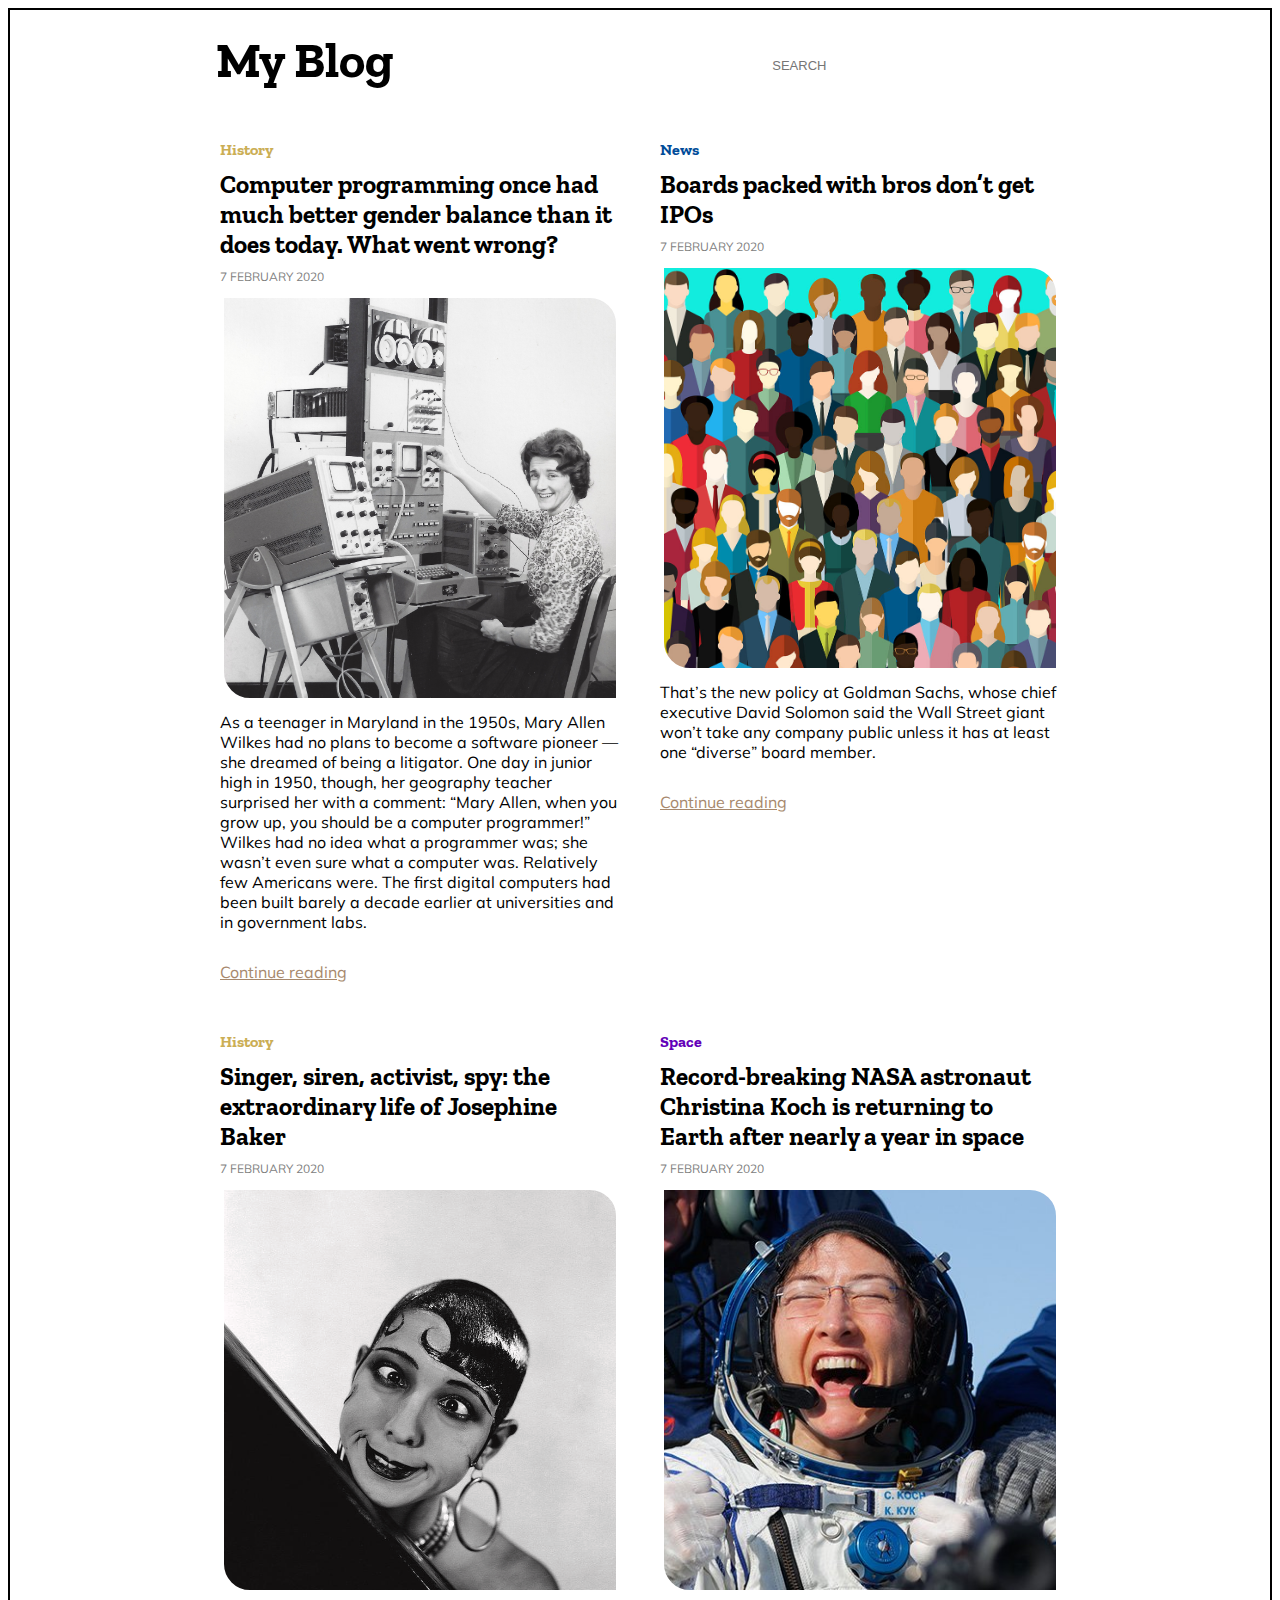
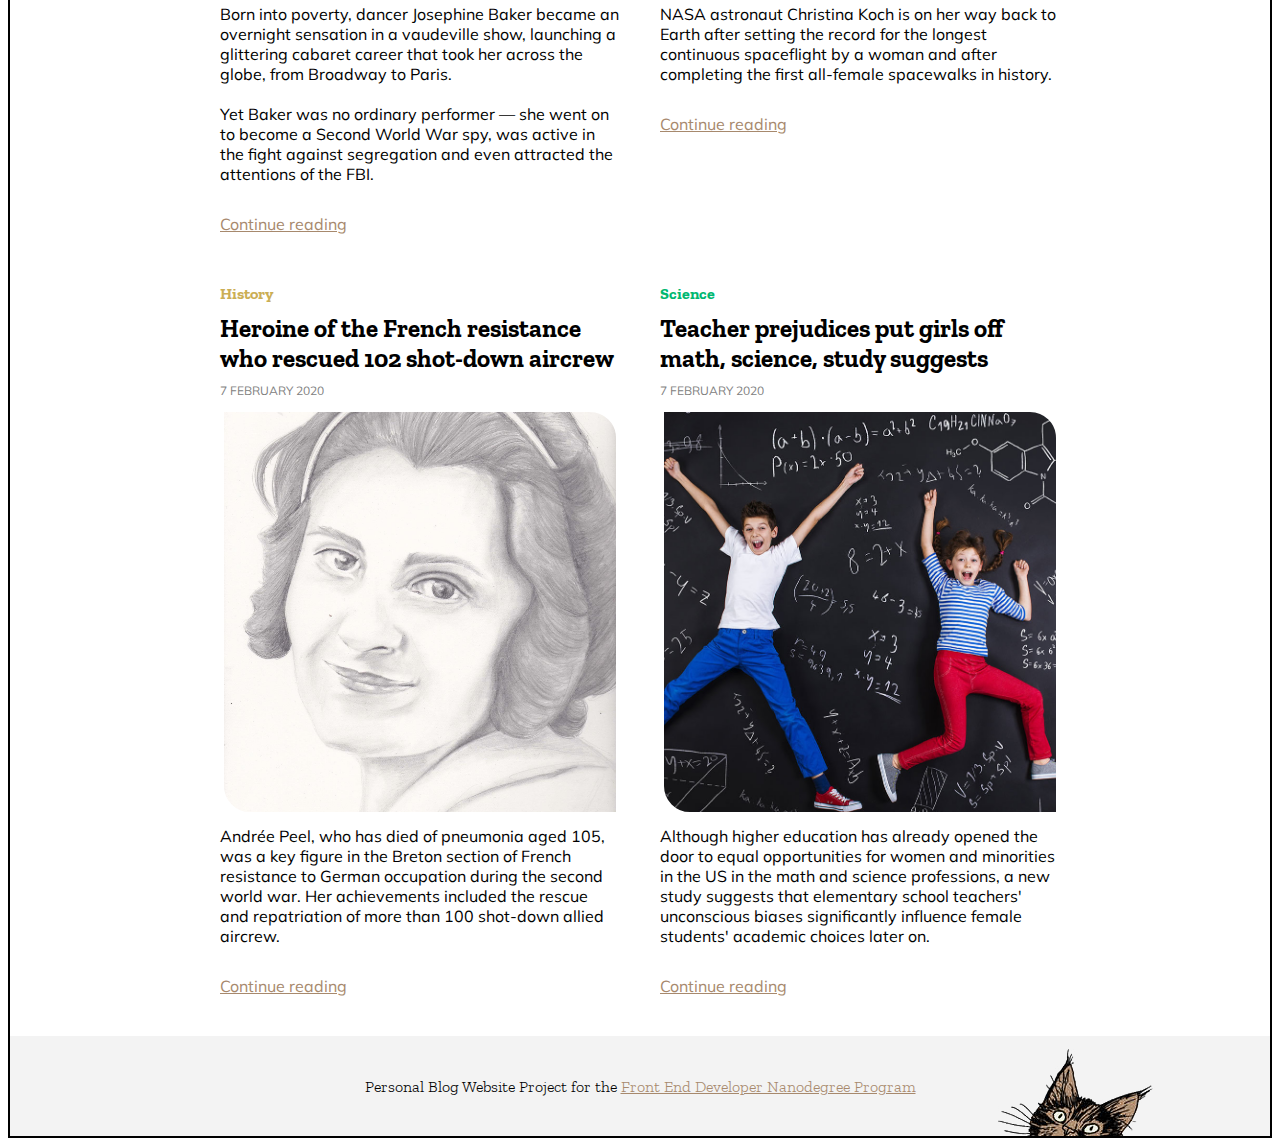
<file: index.html>
<!doctype html>
<html>
<head>
  <title>My Blog</title>
  <link rel="stylesheet" type="text/css" href="css/style.css">
</head>
<body>
  <div class="grid">
    <header>
      <div id="title">
        My Blog
      </div>
      <div id="search">
        <form onsubmit="event.preventDefault();" class="search-form">
          <label for="search" class="screen-reader-text"></label>
          <input id="search" type="search" class="search-input" placeholder="SEARCH">
          <button class="search-button">
            Search
          </button>
        </form>
      </div>
    </header>
    <div class="blog-content">
      <div class="card">
        <div class="category category-science">
          Science
        </div>
        <div class="post-title">
          Teacher prejudices put girls off math, science, study suggests
        </div>
        <div class="date">
          7 February 2020
        </div>
        <div class="post-image-1 post-image">
        </div>
        <div class="text">
          Although higher education has already opened the door to equal
          opportunities for women and minorities in the US in the math and science
          professions, a new study suggests that elementary school teachers'
          unconscious biases significantly influence female students' academic
          choices later on.
        </div>
        <div class="read-more">
          <a href="a-blog-post.html">Continue reading</a>
        </div>
      </div>
      <div class="card">
        <div class="category category-history">
          History
        </div>
        <div class="post-title">
          Heroine of the French resistance who rescued 102 shot-down aircrew
        </div>
        <div class="date">
          7 February 2020
        </div>
        <div class="post-image-2 post-image">
        </div>
        <div class="text">
          Andrée Peel, who has died of pneumonia aged 105, was a key figure in the
          Breton section of French resistance to German occupation during the second
          world war. Her achievements included the rescue and repatriation of more
          than 100 shot-down allied aircrew.
        </div>
        <div class="read-more">
          <a href="#">Continue reading</a>
        </div>
      </div>
      <div class="card">
        <div class="category category-space">
          Space
        </div>
        <div class="post-title">
          Record-breaking NASA astronaut Christina Koch is returning to Earth
          after nearly a year in space
        </div>
        <div class="date">
          7 February 2020
        </div>
        <div class="post-image-3 post-image">
        </div>
        <div class="text">
          NASA astronaut Christina Koch is on her way back to Earth after setting
          the record for the longest continuous spaceflight by a woman and after
          completing the first all-female spacewalks in history.
        </div>
        <div class="read-more">
          <a href="#">Continue reading</a>
        </div>
      </div>
      <div class="card">
        <div class="category category-history">
          History
        </div>
        <div class="post-title">
          Singer, siren, activist, spy: the extraordinary life of Josephine Baker
        </div>
        <div class="date">
          7 February 2020
        </div>
        <div class="post-image-4 post-image">
        </div>
        <div class="text">
          Born into poverty, dancer Josephine Baker became an overnight sensation
          in a vaudeville show, launching a glittering cabaret career that took her
          across the globe, from Broadway to Paris.<br><br>
          Yet Baker was no ordinary performer — she went on to become a Second World War
          spy, was active in the fight against segregation and even attracted the
          attentions of the FBI.
        </div>
        <div class="read-more">
          <a href="#">Continue reading</a>
        </div>
      </div>
      <div class="card">
        <div class="category category-news">
          News
        </div>
        <div class="post-title">
          Boards packed with bros don’t get IPOs
        </div>
        <div class="date">
          7 February 2020
        </div>
        <div class="post-image-5 post-image">
        </div>
        <div class="text">
          That’s the new policy at Goldman Sachs, whose chief executive David Solomon
          said the Wall Street giant won’t take any company public unless it has at
          least one “diverse” board member.
        </div>
        <div class="read-more">
          <a href="#">Continue reading</a>
        </div>
      </div>
      <div class="card">
        <div class="category category-history">
          History
        </div>
        <div class="post-title">
          Computer programming once had much better gender balance than it does
          today. What went wrong?
        </div>
        <div class="date">
          7 February 2020
        </div>
        <div class="post-image-6 post-image">
        </div>
        <div class="text">
          As a teenager in Maryland in the 1950s, Mary Allen Wilkes had no plans
          to become a software pioneer — she dreamed of being a litigator.
          One day in junior high in 1950, though, her geography teacher surprised
          her with a comment: “Mary Allen, when you grow up, you should be a
          computer programmer!” Wilkes had no idea what a programmer was; she
          wasn’t even sure what a computer was. Relatively few Americans were.
          The first digital computers had been built barely a decade earlier at
          universities and in government labs.
        </div>
        <div class="read-more">
          <a href="#">Continue reading</a>
        </div>
      </div>
    </div>
    <footer>
      Personal Blog Website Project   
      for the&nbsp;<a href="https://www.udacity.com/nanodegree">Front End Developer Nanodegree Program</a>
    </footer>
  </div>
</body>
</html>
</file>
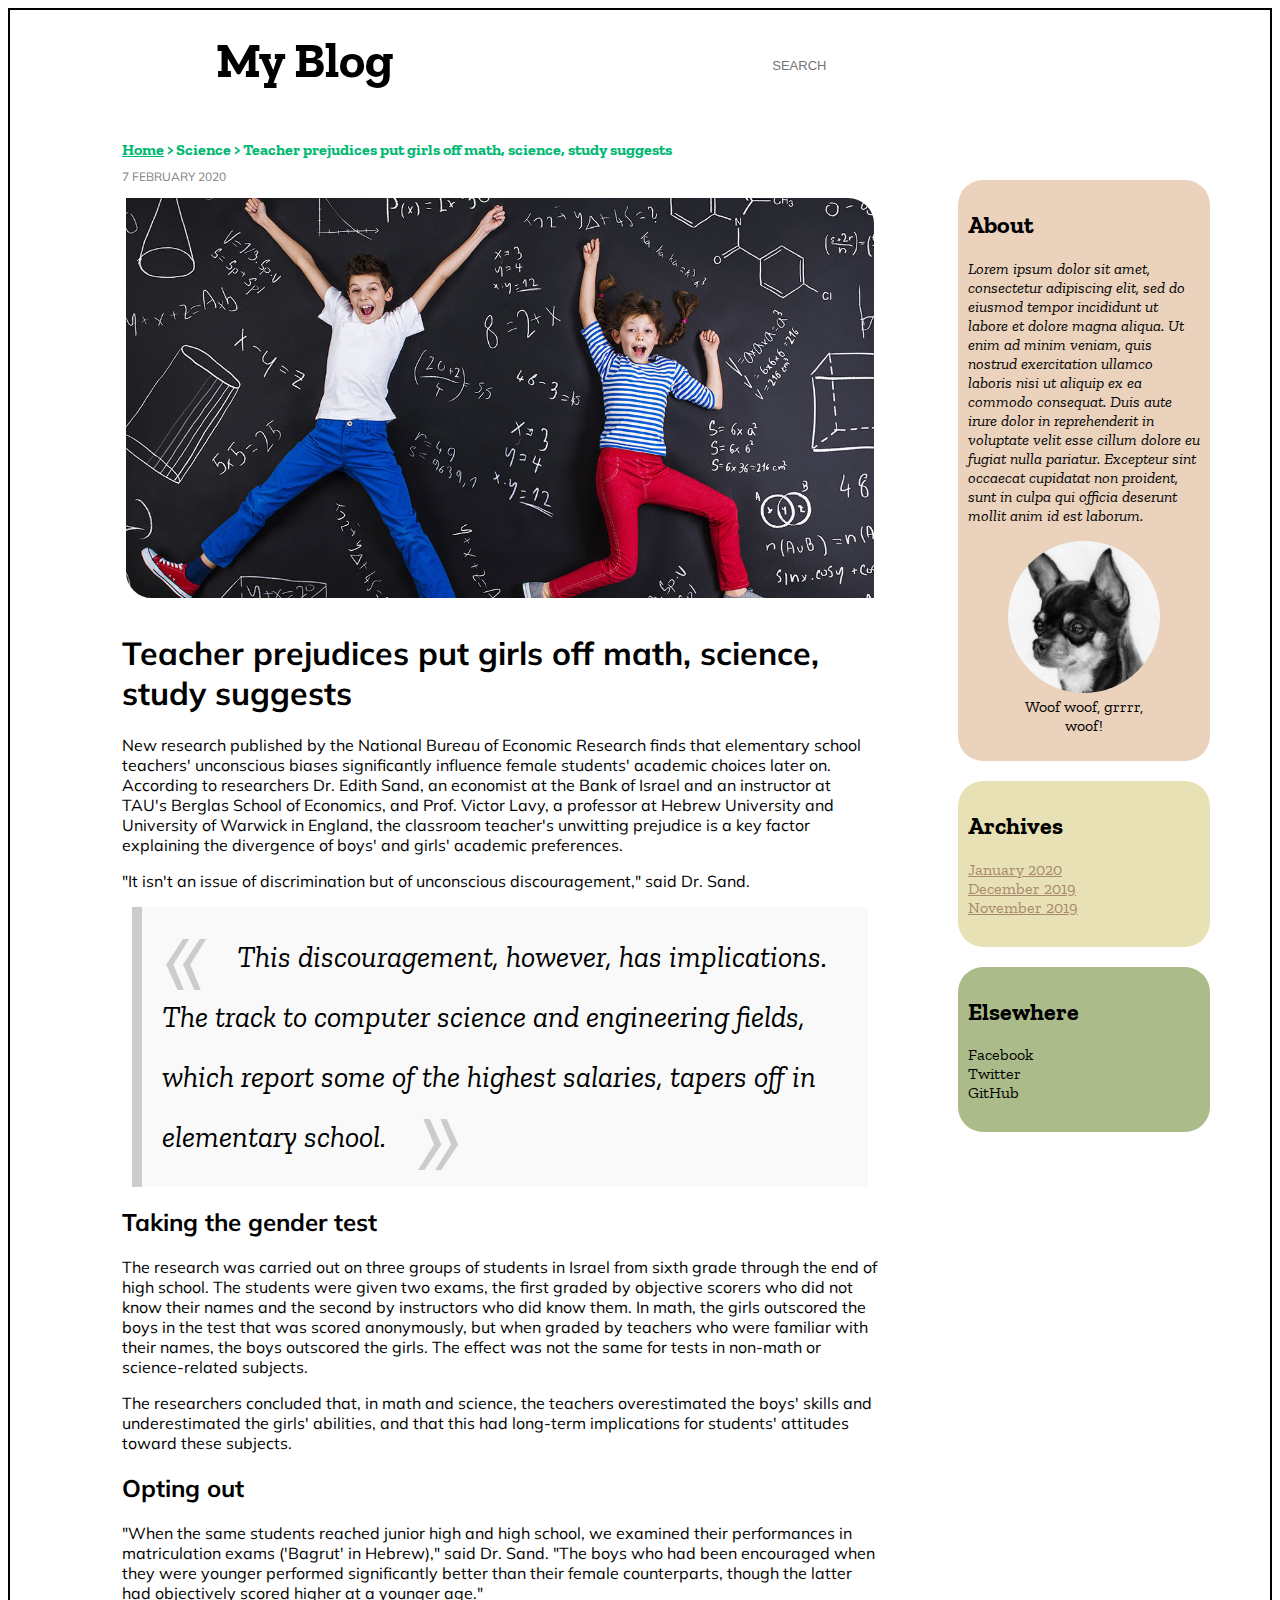
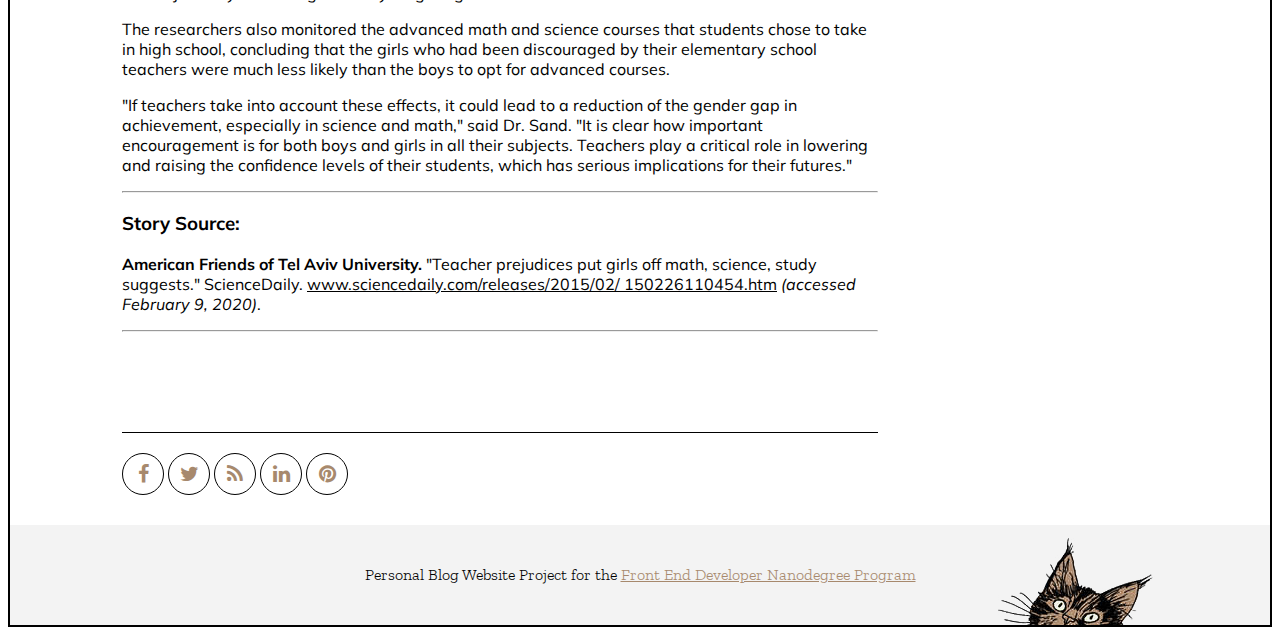
<file: a-blog-post.html>
<!doctype html>
<html>
<head>
  <title>My Blog</title>
  <link rel="stylesheet" type="text/css" href="css/style.css">
</head>
<body>
  <div class="grid">
    <header>
      <div id="title">
        My Blog
      </div>
      <div id="search">
        <form onsubmit="event.preventDefault();" class="search-form">
          <label for="search" class="screen-reader-text"></label>
          <input id="search" type="search" class="search-input" placeholder="SEARCH">
          <button class="search-button">
            Search
          </button>
        </form>
      </div>
    </header>
    <div class="blog-post-content">
      <div class="blog-post">
        <div class="category category-science">
          <a href="index.html">Home</a> > Science > Teacher prejudices put girls
          off math, science, study suggests
         </div>
         <div class="date">
           7 February 2020
         </div>
         <div class="post-image-1 post-image"></div>
         <div class="text">
           <h1>Teacher prejudices put girls off math, science, study suggests</h1>
           <p>
             New research published by the National Bureau of Economic Research
             finds that elementary school teachers' unconscious biases
             significantly influence female students' academic choices later on.
             According to researchers Dr. Edith Sand, an economist at the Bank of
             Israel and an instructor at TAU's Berglas School of Economics, and Prof.
             Victor Lavy, a professor at Hebrew University and University of
             Warwick in England, the classroom teacher's unwitting prejudice is a
             key factor explaining the divergence of boys' and girls' academic
             preferences.
           </p>
           <p>
             "It isn't an issue of discrimination but of unconscious
             discouragement," said Dr. Sand.
           </p>
           <p>
             <blockquote>
               This discouragement, however, has implications. The track to computer
               science and engineering fields, which report some of the highest
               salaries, tapers off in elementary school.
             </blockquote>
           </p>
           <h2>Taking the gender test</h2>
           <p>
             The research was carried out on three groups of students in Israel
             from sixth grade through the end of high school. The students were
             given two exams, the first graded by objective scorers who did not
             know their names and the second by instructors who did know them.
             In math, the girls outscored the boys in the test that was scored
             anonymously, but when graded by teachers who were familiar with their
             names, the boys outscored the girls. The effect was not the same for
             tests in non-math or science-related subjects.
          </p>
          <p>
            The researchers concluded that, in math and science, the teachers
            overestimated the boys' skills and underestimated the girls' abilities,
            and that this had long-term implications for students' attitudes
            toward these subjects.
          </p>
          <h2>Opting out</h2>
          <p>
            "When the same students reached junior high and high school, we
            examined their performances in matriculation exams ('Bagrut' in Hebrew),"
            said Dr. Sand. "The boys who had been encouraged when they were
            younger performed significantly better than their female counterparts,
            though the latter had objectively scored higher at a younger age."
          </p>
          <p>
            The researchers also monitored the advanced math and science courses
            that students chose to take in high school, concluding that the
            girls who had been discouraged by their elementary school teachers
            were much less likely than the boys to opt for advanced courses.
          </p>
          <p>
            "If teachers take into account these effects, it could lead to a
            reduction of the gender gap in achievement, especially in science
            and math," said Dr. Sand. "It is clear how important encouragement
            is for both boys and girls in all their subjects. Teachers play a
            critical role in lowering and raising the confidence levels of
            their students, which has serious implications for their futures."
          </p>
          <hr>
          <h3>Story Source:</h3>
          <p>
            <b>American Friends of Tel Aviv University.</b>
            "Teacher prejudices put girls off math, science, study suggests."
            ScienceDaily. <u>www.sciencedaily.com/releases/2015/02/
            150226110454.htm</u> <i>(accessed February 9, 2020)</i>.
          </p>
          <hr>
        </div>
        <div class="social">
          <a href="#" class="fa fa-facebook"></a>
          <a href="#" class="fa fa-twitter"></a>
          <a href="#" class="fa fa-rss"></a>
          <a href="#" class="fa fa-linkedin"></a>
          <a href="#" class="fa fa-pinterest"></a>
        </div>
      </div>
      <aside>
        <div class="about">
          <section>
            <h2>About</h2>
            <article>
              <i>Lorem ipsum dolor sit amet, consectetur adipiscing elit, sed do
              eiusmod tempor incididunt ut labore et dolore magna aliqua.
              Ut enim ad minim veniam, quis nostrud exercitation ullamco
              laboris nisi ut aliquip ex ea commodo consequat. Duis aute irure
              dolor in reprehenderit in voluptate velit esse cillum dolore eu
              fugiat nulla pariatur. Excepteur sint occaecat cupidatat non
              proident, sunt in culpa qui officia deserunt mollit anim id est
              laborum.</i>
            </article>
            <article>
              <p>
                <figure>
                  <img src="images/dog.jpg" alt="chihuahua" width="100%">
                  <figcaption>
                    Woof woof, grrrr, woof!
                  </figcaption>
                </figure>
              </p>
            </article>
          </section>
        </div>
        <div class="archives">
          <section>
            <h2>Archives</h2>
            <article>
              <a href="#">January 2020</a>
            </article>
            <article>
              <a href="#">December 2019</a>
            </article>
            <article>
              <a href="#">November 2019</a>
            </article>
          </section>
        </div>
        <div class="elsewhere">
          <section>
            <h2>Elsewhere</h2>
            <article>
              Facebook
            </article>
            <article>
              Twitter
            </article>
            <article>
              GitHub
            </article>
          </section>
        </div>
      </aside>
    </div>
    <footer>
      Personal Blog Website Project   
      for the&nbsp;<a href="https://www.udacity.com/nanodegree">Front End Developer Nanodegree Program</a>
    </footer>
  </div>
</body>
</html>
</file>
<file: css/style.css>
/* google fonts */
@import url("https://fonts.googleapis.com/css?family=Muli:400,700|Zilla+Slab:300,400,500,600&display=swap");
@import "header.css";
@import "footer.css";
@import "cards.css";
/* social buttons */
@import url("https://cdnjs.cloudflare.com/ajax/libs/font-awesome/4.7.0/css/font-awesome.min.css");
@import "social-buttons.css";

/* Extra small devices (phones, 600px and down) */
@media only screen and (max-width: 600px) {
  .blog-post-content {
    justify-content: flex-start;
  }

  .blog-post {
    margin: 20px;
  }

  aside {
    display: none;
  }

  .social {
    display: none;
  }

  blockquote {
    font-style: italic;
  }
}
/* Small devices (portrait tablets and large phones, 600px and up) */
@media only screen and (min-width: 600px) {
  .blog-post-content {
    justify-content: flex-start;
  }

  .blog-post {
    margin: 20px;
  }

  aside {
    display: none;

  }
  .social {
    background-color: white;
  }

  .social a:link, a:visited {
    color: #a7896d;
  }

  blockquote {
    font-style: italic;
  }
}
/* Medium devices (landscape tablets, 768px and up) */
@media only screen and (min-width: 768px) {

/* Large devices (laptops/desktops, 992px and up) */
@media only screen and (min-width: 992px) {

/* Extra large devices (large laptops and desktops, 1200px and up) */
@media only screen and (min-width: 1200px) {

a:link, a:visited {
  color: #a7896d;
}

a:hover {
  color: #d7b698;
}

a:active {
  color: grey;
}

.grid {
  display: grid;
  grid-template-rows: 40px 1fr 100px;
  grid-template-areas:
      "header"
      "blog-content"
      "footer";
  grid-row-gap: 10px;
  border: 2px solid black;
}

.blog-post-content {
  grid-area: blog-content;
  padding-top: 20px;
  margin-top: 40px;
  display: flex;
  flex-direction: row;
  flex-wrap: wrap;
  justify-content: flex-end;
}

.blog-post {
  width: 60%;
  margin: 20px;
}

aside {
  width: 20%;
  margin: 30px;
  display: grid;
  grid-template-rows: auto auto auto 1fr;
  grid-template-areas: "about" "archives" "elsewhere" "..";
  gap: 20px 5px;
  padding: 30px;
}

.about {
  grid-area: about;
  border-radius: 25px;
  background-color: #ead2bc;
  padding: 10px;
}

.archives {
  grid-area: archives;
  border-radius: 25px;
  background-color: #e9e1b6;
  padding: 10px;
  padding-bottom: 30px;
}

.elsewhere {
  grid-area: elsewhere;
  border-radius: 25px;
  background-color: #abbc8a;
  padding: 10px;
  padding-bottom: 30px;
}

.social
{
  margin-top: 100px;
  padding-top: 20px;
  border-top: 1px solid black;
  background-color: white;
}

section {
  font-family: "Zilla Slab", serif;
}

img {
  border-radius: 50%;
}

blockquote {
  background: #f9f9f9;
  border-left: 10px solid #ccc;
  margin: 10px;
  padding: 20px;
  font-style: italic;
  font-size: 30px;
  font-family: "Zilla Slab", serif;
  line-height: 60px;
  quotes: "\00AB\00A0" "\00A0\00BB";
}

/* blockquote adapted from
https://css-tricks.com/snippets/css/simple-and-nice-blockquote-styling/ */

blockquote:after, blockquote:before {
  color: #ccc;
  font-size: 350%;

}

blockquote:after {
  content: close-quote;
  vertical-align: top;
}

blockquote:before {
  content: open-quote;
  vertical-align: bottom;

}

figcaption {
  display: block;
  text-align: center;
}
</file>
